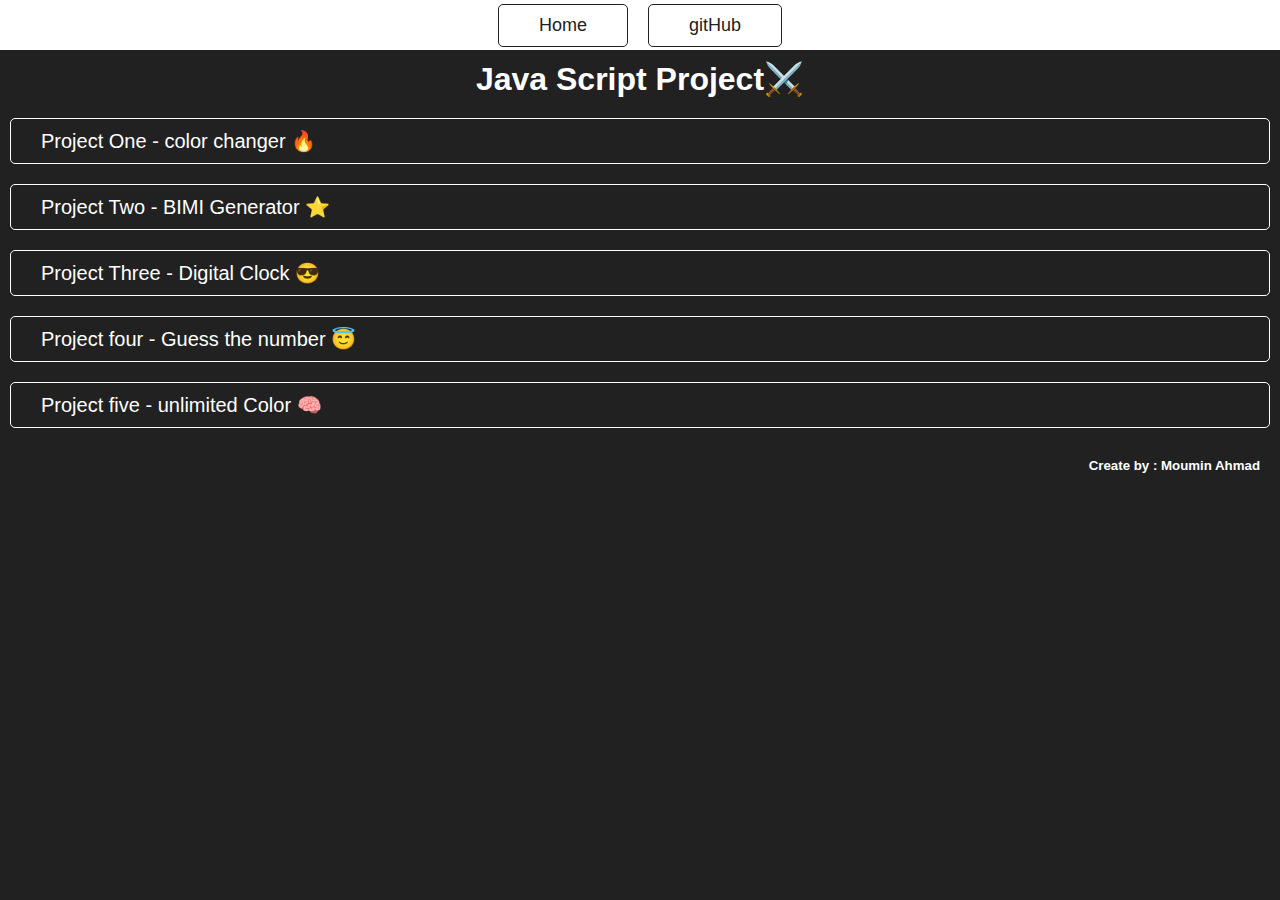
<file: 07_project/index.html>
<!DOCTYPE html>
<html lang="en">
<head>
    <meta charset="UTF-8">
    <meta name="viewport" content="width=device-width, initial-scale=1.0">
    <title>Project</title>
    <link rel="stylesheet" href="style.css">
</head>
<body>
    <div class="nav">
        <a href="index.html">Home</a>
        <a href="https://github.com/Moumin-pk" target="_blank">gitHub</a>
    </div>
    <div class="main">
        <h1>Java Script Project⚔️</h1>
        <div class="list">
            <a href="./color changer 🔥/index.html">Project One - color changer 🔥</a>
            <a href="./BIMI Generator ⭐/index.html"> Project Two - BIMI Generator ⭐</a>
            <a href="./Digital Clock 😎/index.html">Project Three - Digital Clock 😎</a>
            <a href="./Guess the Number 😎/index.html">Project four - Guess the number 😇</a>
            <a href="./unlimited Colors🧠/index.html">Project five - unlimited Color 🧠</a>
        </div>
    </div>
    <div class="owner">
        <h5>Create by : Moumin Ahmad</h5>
    </div>
</body>
</html>
</file>
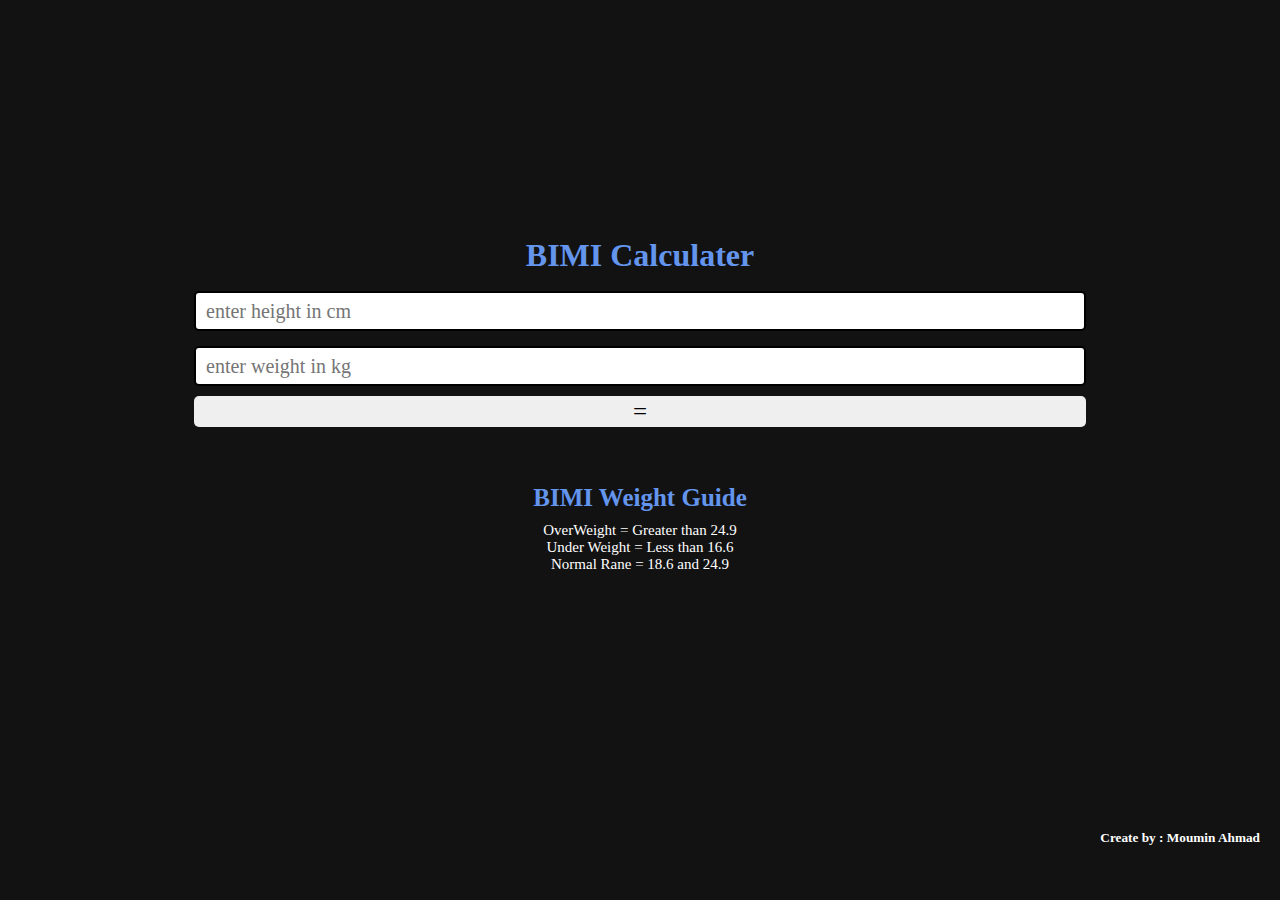
<file: 07_project/BIMI Generator ⭐/index.html>
<!DOCTYPE html>
<html lang="en">
<head>
    <meta charset="UTF-8">
    <meta name="viewport" content="width=device-width, initial-scale=1.0">
    <title>BIMI Generater</title>
    <link rel="stylesheet" href="style.css">
</head>
<body>
    <div class="box">
        <div class="container">
            <h1>BIMI Calculater</h1>
     <form>
        <div class="input">
                <input type="number" id="heigth" placeholder="enter height in cm" value="moumin"> 
                <input type="number" id="weight" placeholder="enter weight in kg">
        </div>
        <div class="btn">
            <button >=</button>
        </div>
    </form>

    <div class="output">
        <h1 id="res"></h1>
        <p id="guid-res"></p>
    </div>

            <div class="weight-guid">
                <h3>BIMI Weight Guide</h3>
                <p>OverWeight = Greater than 24.9</p>
                <p>Under Weight = Less than 16.6</p>
                <p>Normal Rane = 18.6 and 24.9</p>
            </div>
            
        </div>
    </div>
    <div class="owner">
        <h5>Create by : Moumin Ahmad</h5>
    </div>
</body>
<script src="index.js"></script>
</html>
</file>
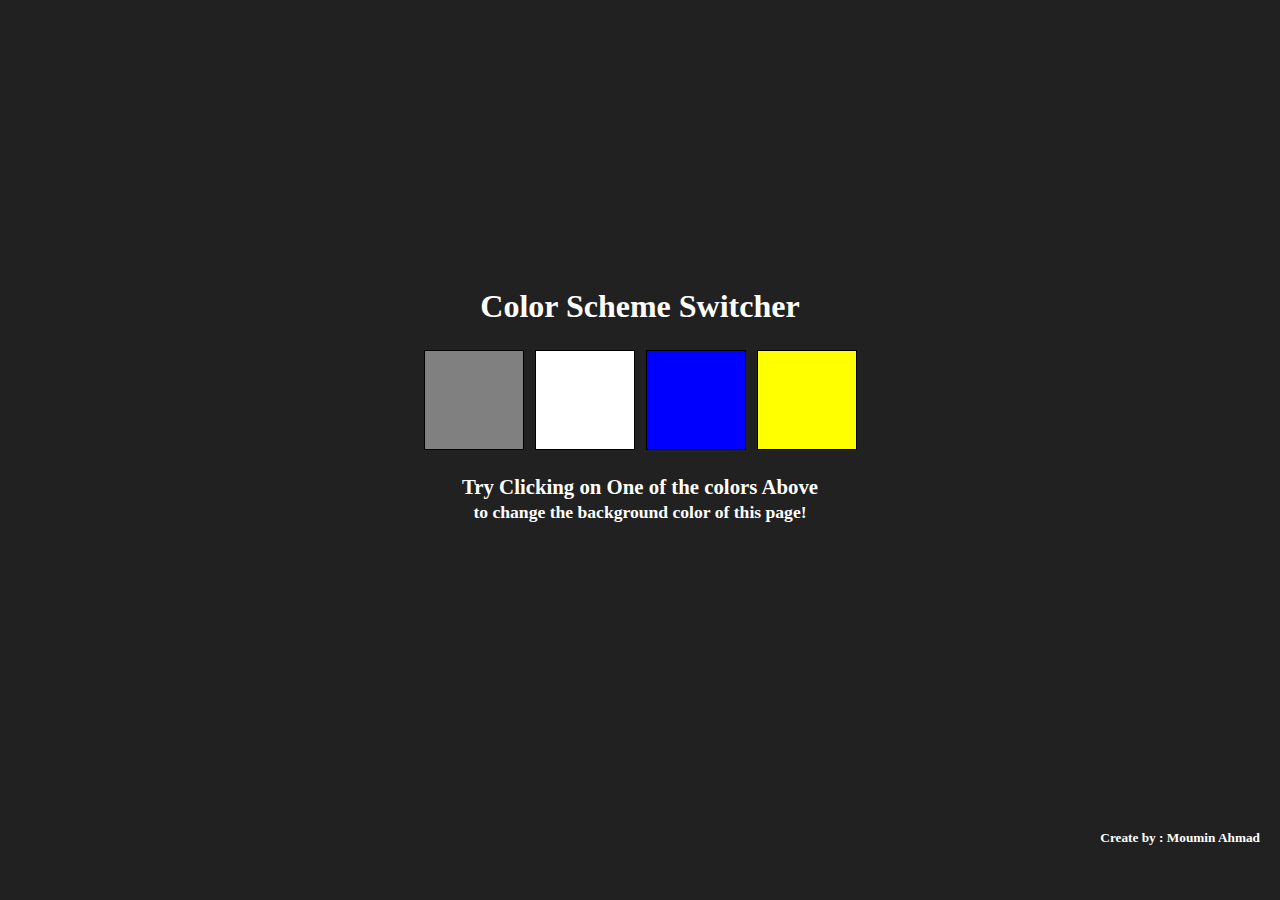
<file: 07_project/color changer 🔥/index.html>
<!DOCTYPE html>
<html lang="en">
<head>
    <meta charset="UTF-8">
    <meta name="viewport" content="width=device-width, initial-scale=1.0">
    <title>color Change</title>
    <link rel="stylesheet" href="style.css">
</head>
<body>
<div class="box">
<div class="container">
    <h1>Color Scheme Switcher</h1>
<div class="color-block">
    <span class="button" id="grey"></span>
    <span class="button" id="white"></span>
    <span class="button" id="blue"></span>
    <span class="button" id="yellow"></span>
</div>
    <h2>
        Try Clicking on One of the colors Above<br>
        <span>to change the background color of this page!</span>
    </h2>
</div>
</div>
<div class="owner">
    <h5>Create by : Moumin Ahmad</h5>
</div>
</body>
<script src="index.js"></script>
</html>
</file>
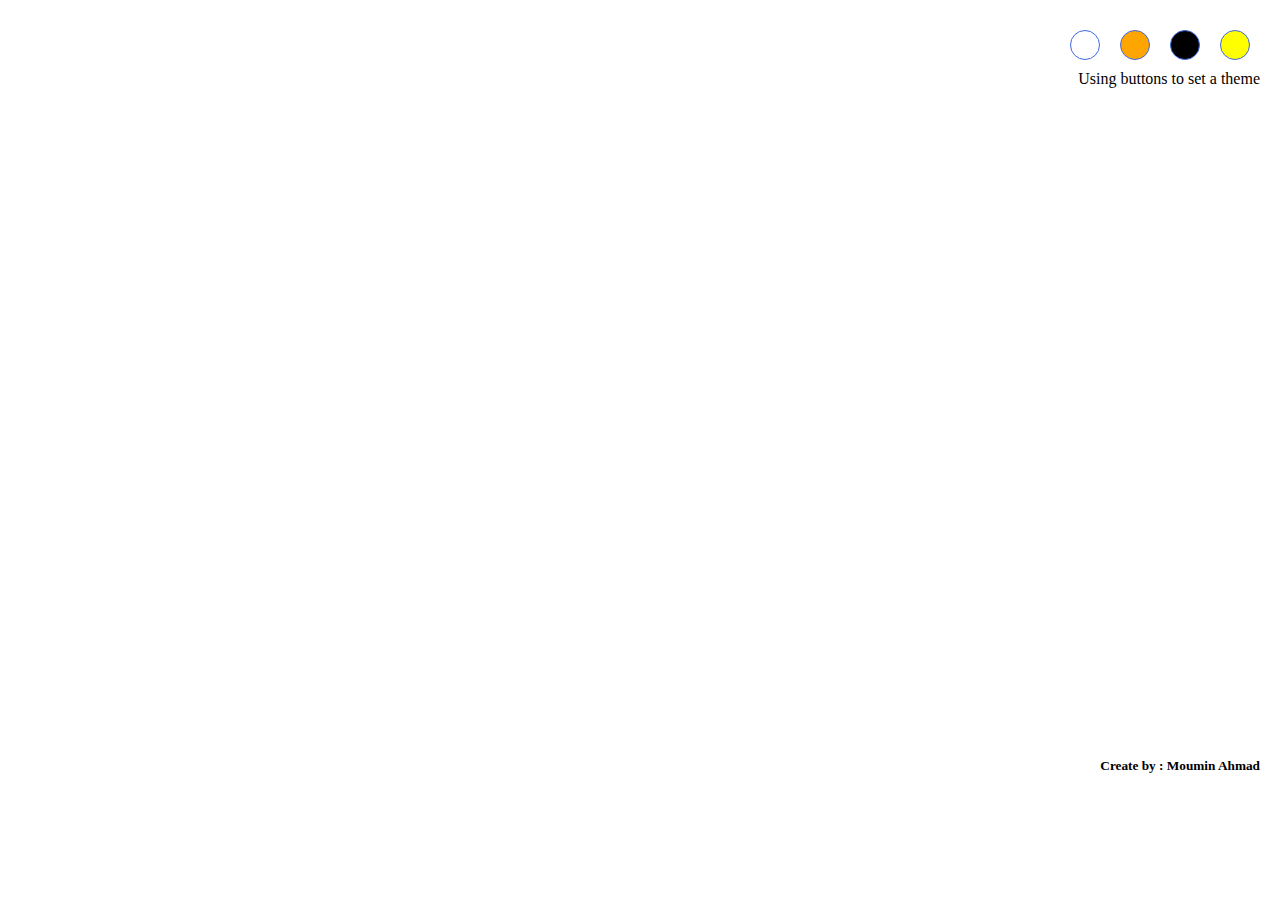
<file: 07_project/Digital Clock 😎/index.html>
<!DOCTYPE html>
<html lang="en">
<head>
    <meta charset="UTF-8">
    <meta name="viewport" content="width=device-width, initial-scale=1.0">
    <title>Digital Clockt</title>
    <link rel="stylesheet" href="style.css">
</head>
<body>
    
        <div class="container">
            <div class="theme-change">
                <div id="theme">
                <div class="theme white"></div>
                <div class="theme orange" ></div>
                <div class="theme dark"></div>
                <div class="theme yellow"></div>
                </div>
                <p>Using buttons to set a theme</p>
            </div>
        </div>

        <div class="time-box">
            <h1 id="date"></h1>
            <h3 id="standard"></h3>
        </div>
    <div class="owner">
        <h5>Create by : Moumin Ahmad</h5>
    </div>
</body>
<script src="index.js"></script>
</html>
</file>
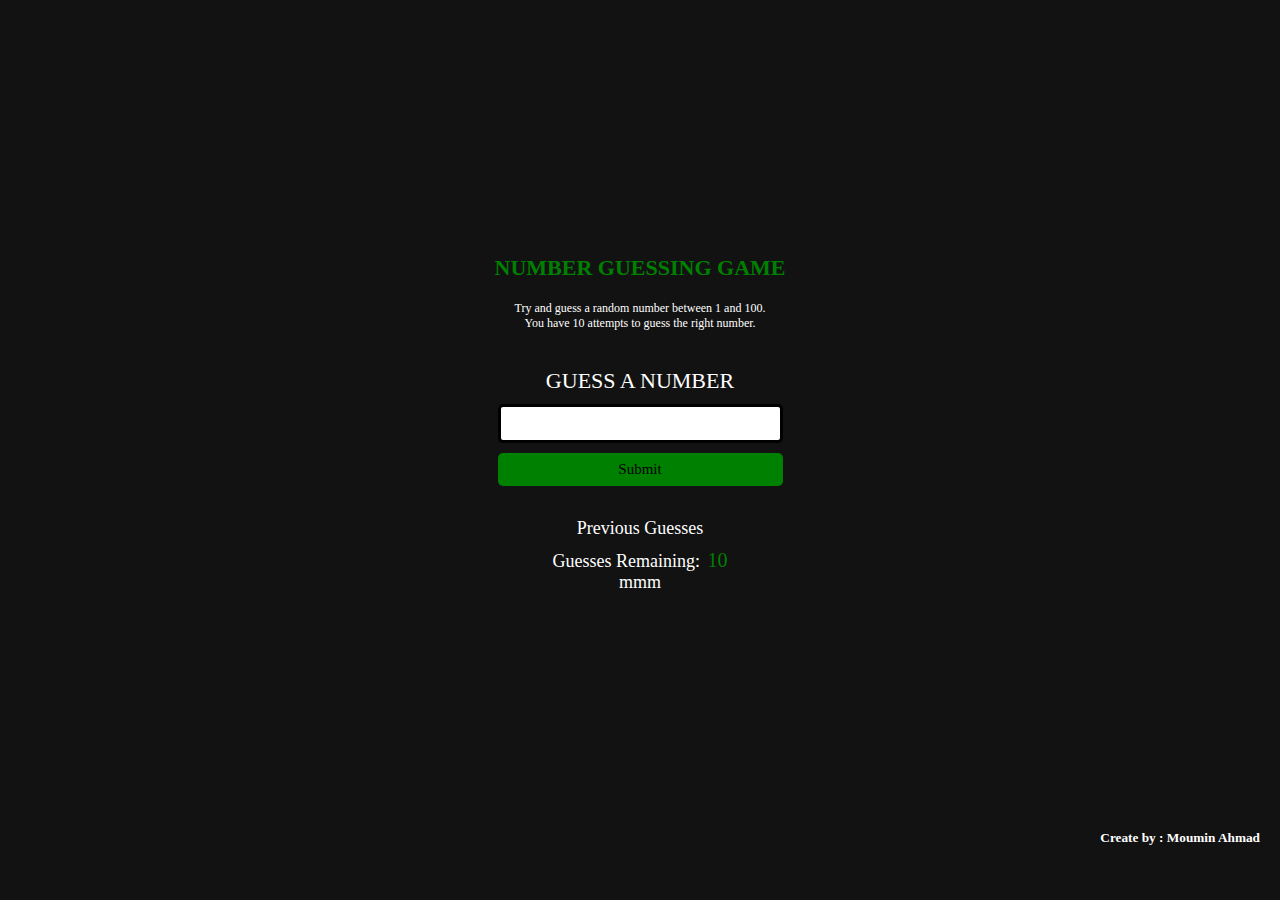
<file: 07_project/Guess the Number 😎/index.html>
<!DOCTYPE html>
<html lang="en">
<head>
    <meta charset="UTF-8">
    <meta name="viewport" content="width=device-width, initial-scale=1.0">
    <title>Guess the Numbert</title>
    <link rel="stylesheet" href="style.css">
</head>
<body>
    <div class="container">

        <div class="text-section">
        <h1>Number Guessing Game</h1>
        <p>Try and guess a random number between 1 and 100.</p>
        <p>You have 10 attempts to guess the right number.</p>
        </div>

        <form class="form">
            <div class="input">
                <label for="guessField" id="guess">Guess a Number</label>
                    <input type="text" id="guessField" class="guessField">
            </div>
            <div class="btn">
                <button type="submit" value="Submit guess" class="guessSubmit">Submit</button>
            </div>
        </form>

        <div class="resultParas">
            <p >Previous Guesses</p>
            
            <div class="prev-guess">
            </div>

            <p >Guesses Remaining: <span class="lastResult">10</span></p>
            <p class="lowOrHi">mmm</p>
        </div>
    </div>
    <div class="owner">
        <h5>Create by : Moumin Ahmad</h5>
    </div>
</body>
<script src="index.js"></script>
</html>
</file>
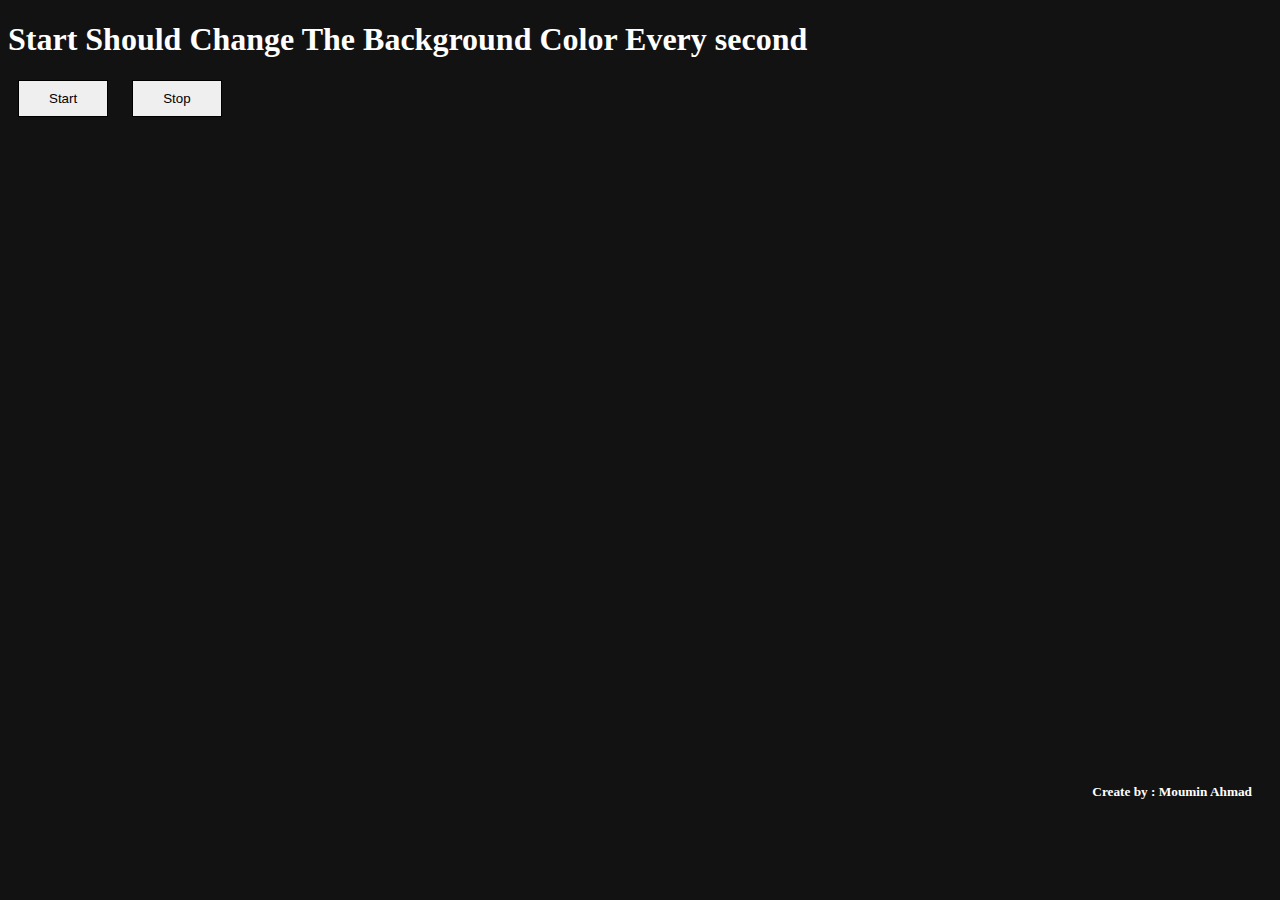
<file: 07_project/unlimited Colors🧠/index.html>
<!DOCTYPE html>
<html lang="en">
<head>
    <meta charset="UTF-8">
    <meta name="viewport" content="width=device-width, initial-scale=1.0">
    <title>Unlimited Colors🧠</title>
    <style>
        body{
            background-color: #121212;
            font-family: General Sans;
            color: #fff;
        }
        .box{
            width: 100%;
            height: 80vh;
        }   
        button{
            padding: 10px 30px;
            margin: 0px 10px;
            border: 1px solid;
            transition: .4s;
        }
        button:hover{
            background-color: #121212;
            border-color: #fff;
            color: #fff;
        }
        .owner{
    float: right;
     margin: 20px;
 }

    </style>
</head>
<body>
    <div class="box">
    <h1>Start Should Change The Background Color Every second</h1>
    <button id="start">Start</button>
    <button id="stop">Stop</button>
    </div>
    <div class="owner">
        <h5>Create by : Moumin Ahmad</h5>
    </div>
</body>
<script>
    const start = document.querySelector('#start');
    const Stop = document.querySelector('#stop');
    let colorchange;

    // generate ramdom color
    const randomcolor = function(){
        const hex = '0123456789ABCDEF';
        let color = '#'
        for(let i = 0; i<6; i++){
            color += hex[Math.floor(Math.random() * 16)]
        }
        return color;
        //console.log(color);
    };

    const startcolorchange = function(){
        if(!colorchange){
        colorchange = setInterval(()=>{
            document.body.style.backgroundColor = randomcolor();
        },1000)
    }
    }
    const stopcolorchange = function(){
        clearInterval(colorchange)
        colorchange = null; // so its use for free memory
    }

    start.addEventListener('click',startcolorchange);
    Stop.addEventListener('click',stopcolorchange);

    console.log(randomcolor());
    //console.log(Math.floor(Math.random() * 16) );
</script>
</html>
</file>
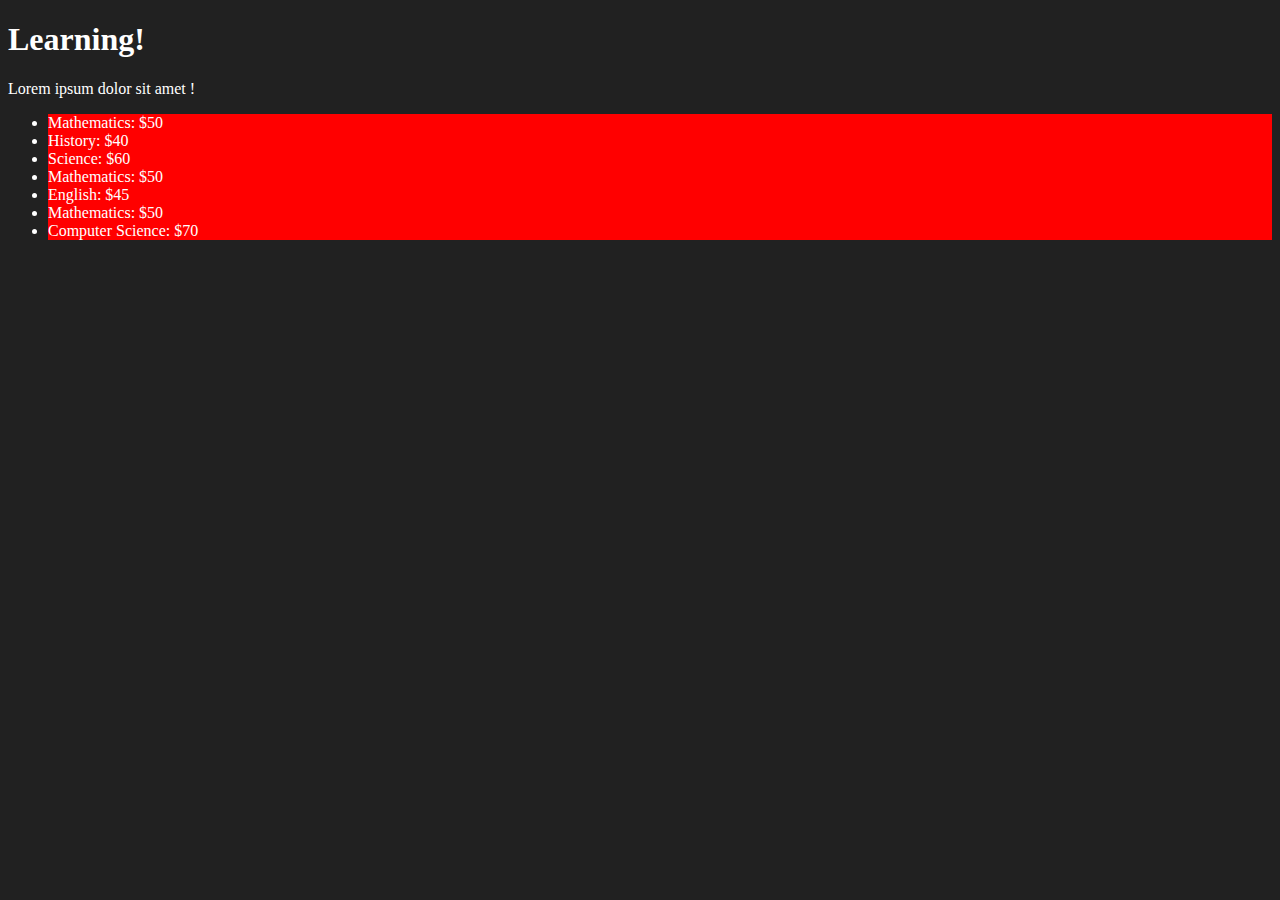
<file: 06_dom/01_dom.html>
<!DOCTYPE html>
<html lang="en">
<head>
    <meta charset="UTF-8">
    <meta name="viewport" content="width=device-width, initial-scale=1.0">
    <title>Dom learning</title>
    <style>
        .bg-black{
            background-color: #212121;
            color: #fff;
        }
    </style>
</head>
<body class="bg-black">
    <div >
        <h1 id="title" class="headin">Dom Learning</h1>
        <p>Lorem ipsum dolor sit amet <span style="display: none;">Moumin-Ahmad</span> !</p>
    </div>
    <ul>
        <li class="item-list">Mathematics: $50</li>
        <li class="item-list">History: $40</li>
        <li class="item-list">Science: $60</li>
        <li class="item-list">Mathematics: $50</li>
        <li class="item-list">English: $45</li>
        <li class="item-list">Mathematics: $50</li>
        <li class="item-list">Computer Science: $70</li>
    </ul>
</body>
<script>
    document.getElementById('title').innerHTML = 'Learning!'

    // different in 1 => .innerHTML 2 => .innerText 3 => TextContent
    
    // querryselector
    const text = document.querySelector('p');
    console.log(text.innerHTML); // dispaly html tags  
    console.log(text.innerText); // display none content not show
    console.log(text.textContent); // display content none show

    // document.querySelector('li').style.color = 'red';

    // queryselectAll => is use for all

    const elem = document.querySelectorAll('li');
  
   elem.forEach((elem) => elem.style.backgroundColor = ' grey' )

   // html collection to convert Array 
   // so html collection not support for each or map function etc

   const templist = document.getElementsByClassName('item-list')

   console.log(templist);
   const templist1 = Array.from(templist)
   templist1.map((elem) => elem.style.backgroundColor = 'red')

</script>
</html>
</file>
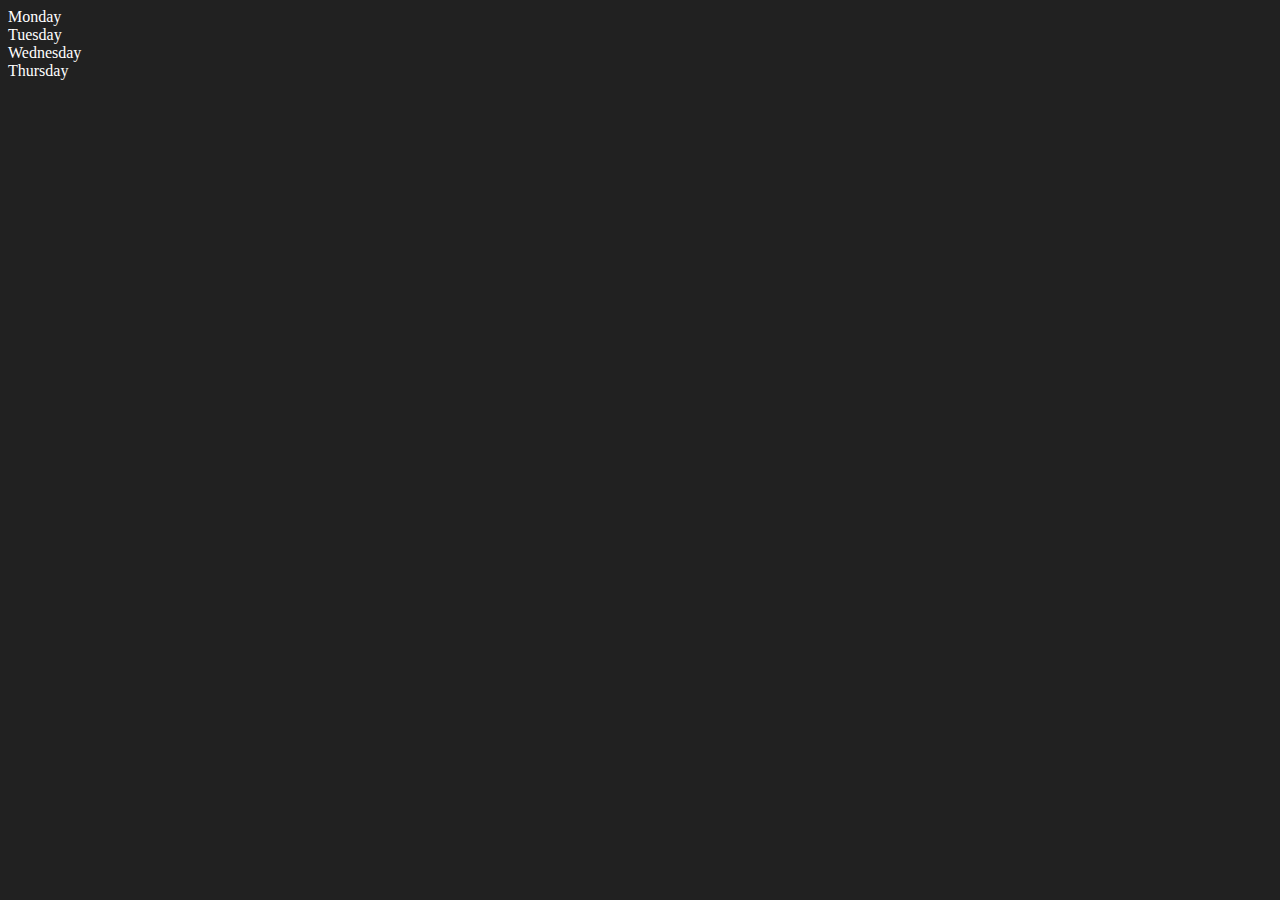
<file: 06_dom/02_dom.html>
<!DOCTYPE html>
<html lang="en">
<head>
    <meta charset="UTF-8">
    <meta name="viewport" content="width=device-width, initial-scale=1.0">
    <title>Dom</title>
    <style>
        body{
            background-color: #212121;
            color: #fff;
        }
    </style>
</head>
<body>
    <div class="parent">
        <div class="day">Monday</div>
        <div class="day">Tuesday</div>
        <div class="day">Wednesday</div>
        <div class="day">Thursday</div>
    </div>
</body>
<script>
    const parent = document.querySelector('.parent');
    console.log(parent);
    console.log(parent.children);
    console.log(parent.children[1].innerText);

    // for(let i = 0; i <= parent.children.length; i++){
    // console.log(parent.children[i].innerHTML);
    // parent.children[1].style.color = 'red';
    // }

    // first/last => Element
    console.log(parent.firstElementChild);
    console.log(parent.lastElementChild);
    
    // track
    const day = document.querySelector('.day');
    console.log(day);
    console.log(day.parentElement);
    console.log(day.nextSibling);

   
</script>
</html>
</file>
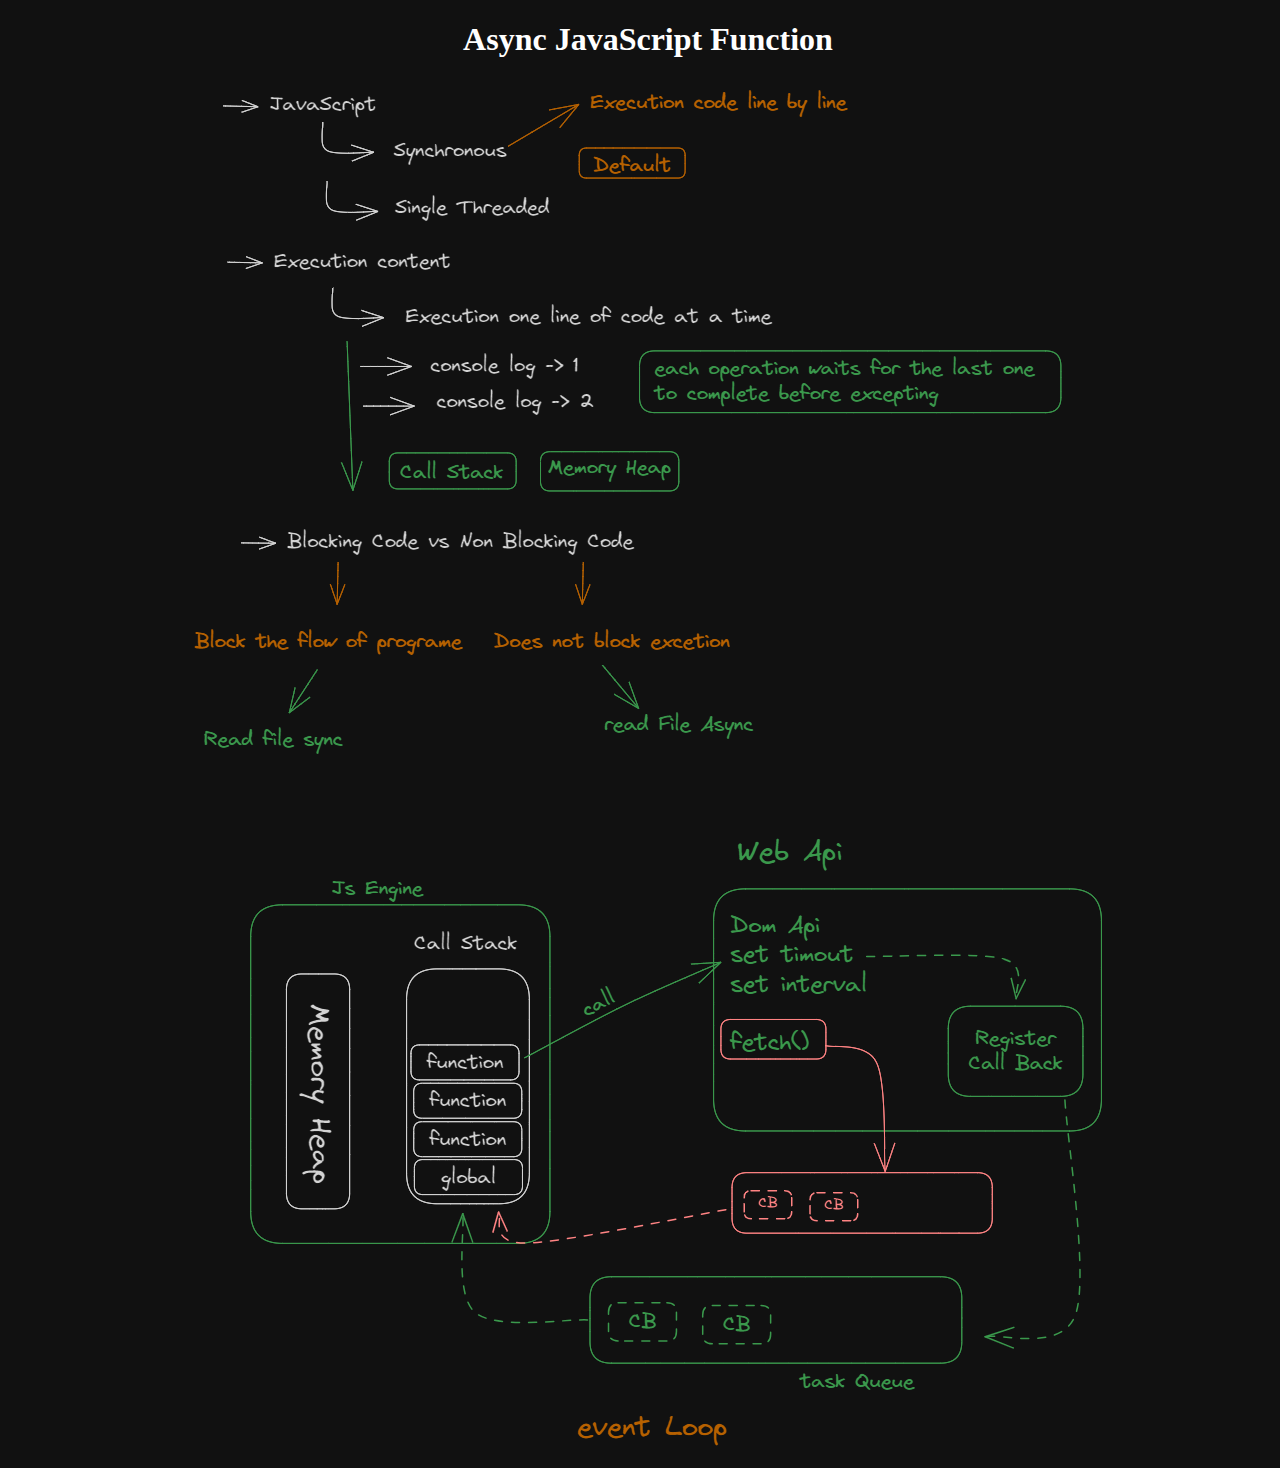
<file: 08_events/02_asyn.html>
<!DOCTYPE html>
<html lang="en">
<head>
    <meta charset="UTF-8">
    <meta name="viewport" content="width=device-width, initial-scale=1.0">
    <title>Async </title>
    <style>
        body{
            width: 100%;
           text-align: center;
           background-color: #111111;
           color: #fff;
        }
    </style>
</head>
<body>
    <div class="nav">
        <h1>Async JavaScript Function</h1>
    </div>
    <img src="./notes.png" alt="" srcset="" >
</body>
</html>
</file>
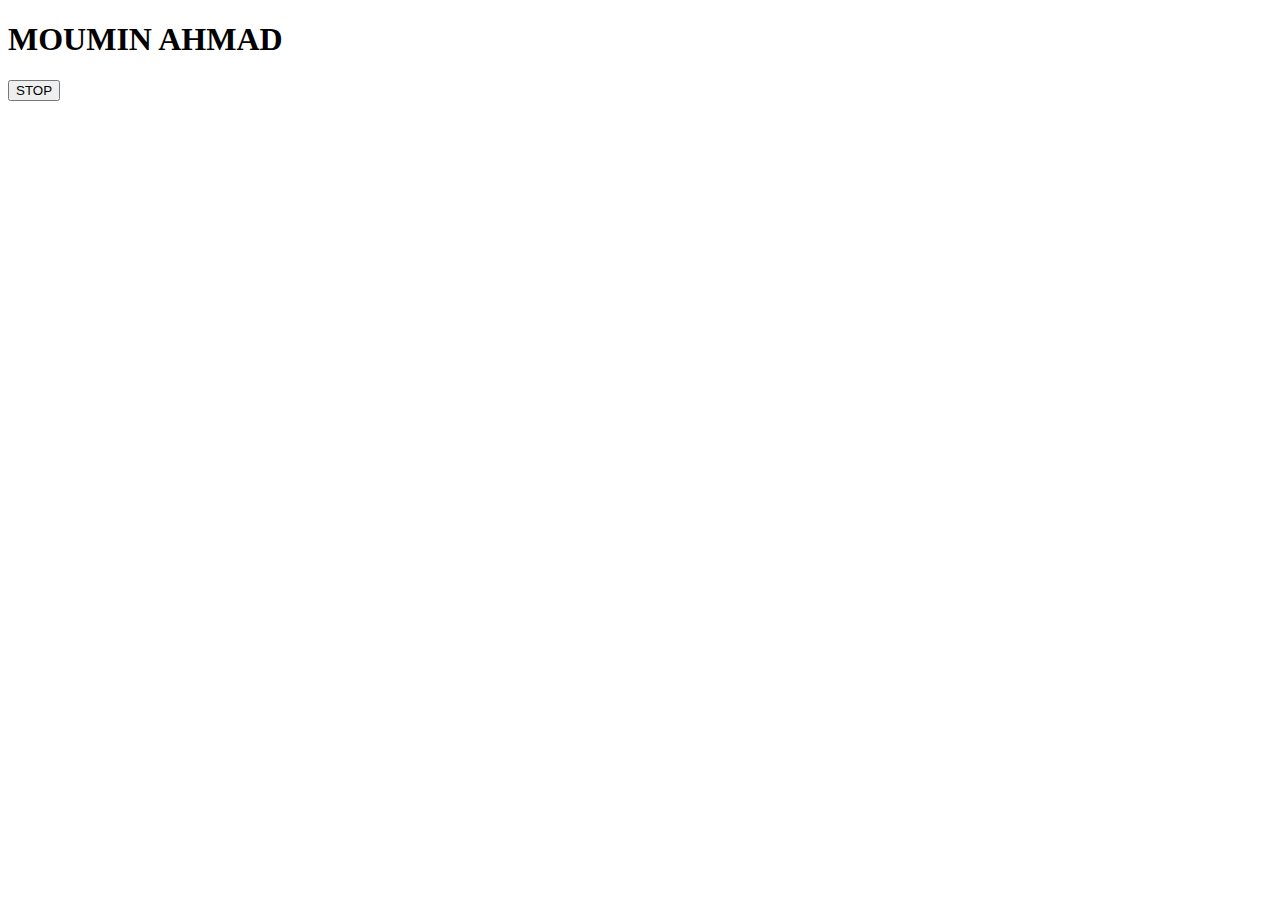
<file: 08_events/03Asyn-project.html>
<!DOCTYPE html>
<html lang="en">
<head>
    <meta charset="UTF-8">
    <meta name="viewport" content="width=device-width, initial-scale=1.0">
    <title>Document</title>
</head>
<body>
    <h1>MOUMIN AHMAD</h1>
    <button id="stop">STOP</button>
</body>
<script>
    // => 1
    setTimeout(() => {
        console.log('Moumin');
    },2000)

    // =>  2 Refrence
    const setTime = function(){
        console.log(`Hello Moumin`);
    } 
    setTimeout(setTime , 3000)
    const nameChange = () => {
    document.querySelector('h1').innerHTML = 'Hello! MOUMIN AHMAD😅';
    }
    const set = setInterval(nameChange,2000)
    
    // click the button stop to change text
    const Stop = document.querySelector('#stop')
    Stop.addEventListener('click', (elem) =>  {
         clearInterval(set)
    })
    
</script>
</html>
</file>
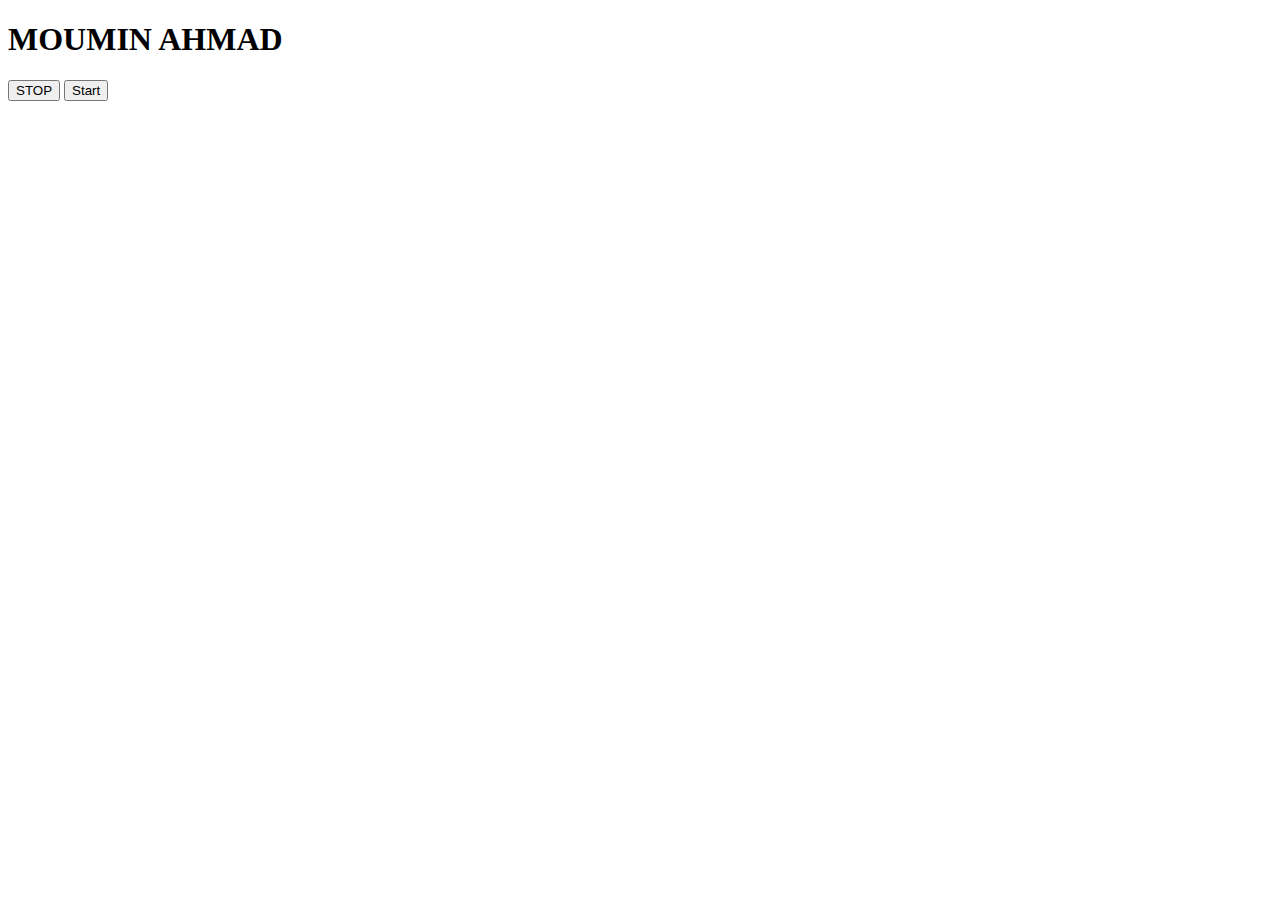
<file: 08_events/04_.html>
<!DOCTYPE html>
<html lang="en">
<head>
    <meta charset="UTF-8">
    <meta name="viewport" content="width=device-width, initial-scale=1.0">
    <title>Document</title>
</head>
<body>
    <h1>MOUMIN AHMAD</h1>
    <button id="stop">STOP</button>
    <button id="start">Start</button>
    <ul>
    </ul>

</body>
<script>
const Stop = document.querySelector('#stop')
const Start = document.querySelector('#start')
let inter;
const startinter = function(){
 inter = setInterval(()=>{
console.log('MOUMIN');
},1000)
}

const stopinter = function(){
    clearInterval(inter)
}

Start.addEventListener('click',startinter)
Stop.addEventListener('click',stopinter)

</script>
</html>
</file>
<file: 07_project/style.css>
*{
    padding: 0;
    margin: 0;
    box-sizing: border-box;
    font-family: Arial;
}

body{
    background-color: #212121;
    color: #fff;
}
.nav{
    width: 100%;
    height: 50px;
    background-color: #fff;
    display: flex;
    align-items: center;
    justify-content: center;
}
.nav a{
    padding: 10px 40px;
    margin: 10px;
    border: 1px solid #212121;
    border-radius: 5px;
    outline: none;
    font-size: 18px;
    color: #212121;
    text-decoration: none;
    transition: .5s;
}
.nav a:hover{
    background-color: #212121;
    color: #fff;
}


h1{
    text-align: center;
    margin:10px 0px;
}

.list{
    display: flex;
    flex-direction: column;
}
.list a{
    padding: 10px;
    border: 1px solid #fff;
    margin: 10px;
    border-radius: 5px;
    text-decoration: none;
    font-size: 20px;
    padding-left: 30px;
    color: #fff;
    transition: .5s;
}


.list a:hover{
    background-color: #fff;
    color: #212121;
}
.owner{
    float: right;
     margin: 20px;
 }
</file>
<file: 07_project/BIMI Generator ⭐/style.css>
*{
    padding: 0;
    margin: 0;
    box-sizing: border-box;
    font-family: General Sans;
}
html ,body{
    width: 100%;
    height: 100%;
}
body{
    background-color: #121212;
    color: #fff;
}
.box{
    display: flex;
    align-items: center;
    justify-content: center;
}
.container{
    width: 100%;
    height: 90vh;
    display: flex;
    flex-direction: column;
    align-items: center;
    justify-content: center;
}
.container h1{
    text-align: center;
    color: cornflowerblue;
    font-weight: 900;
}
form{
    width: 70%;
    height: 150px;
    display: flex;
    flex-direction: column;
    align-items: center;
    justify-content: center;
    /* background-color: aquamarine; */
    padding: 2px;
    margin: 10px;
}
.input{
    width: 100%;
    display: flex;
    flex-direction: column;
    gap: 5px;
}
.input input{
    width: 100%;
    height: 40px;
    margin: 5px 0px;
    border-radius: 5px;
    padding: 10px;
    outline: none;
    border:2px solid;
    font-size: 20px;
}
.input input:focus{
    border-color: cornflowerblue;
}
.btn{
    width: 100%;
    height: 40px;
    margin: 5px;
}
.btn button{
    width: 100%;
    height: 100%;
    border-radius: 5px;
    outline: none;
    border: none;
    font-size: 25px;
    transition: .3s;
    
}
.btn button:hover{
   background-color: cornflowerblue;    
}
.weight-guid{
    display: flex;
    flex-direction: column;
    align-items: center;
    justify-content: center;
    margin-top: 30px;
}
.weight-guid h3{
    color: cornflowerblue;
    margin-bottom: 10px;
    font-size: 25px;
}
.weight-guid p{
    font-size: 15px;
}
.owner{
    float: right;
     margin: 20px;
 }
 .output h1{
    margin-top: 10px;
    color: chocolate;
 }
 .output p{
    font-size: 20px;
    font-weight: 300;
    text-align: center;
 }
</file>
<file: 07_project/color changer 🔥/style.css>
*{
    margin: 0;
    padding: 0;
    box-sizing: border-box;
    font-family: General Sans;
}
html ,body{
width: 100%;
height: 100%;
background-color: #212121;
color: #fff;
}
.box{
display: flex;
align-items: center;
justify-content: center;
}
.container{
    width: 90%;
    height: 90vh;
    display: flex;
    flex-direction: column;
    align-items: center;
    justify-content: center;
}
.color-block{
    display: flex;
    align-items: center;
    justify-content: center;
    gap: 1px;
    margin: 20px;
}

.button{
    width: 100px;
    height: 100px;
    border: 1px solid black;
    margin: 5px;
}
#grey{
    background-color: grey;
}
#white{
    background-color: #fff;
}
#blue{
    background-color: blue;
}
#yellow{
    background-color: yellow;
}

h2{
    text-align: center;
    font-size: 1.3rem;
}
h2 span{
font-size: 1.1rem;
}
.owner{
   float: right;
    margin: 20px;
}
</file>
<file: 07_project/Digital Clock 😎/style.css>
*{
    padding: 0;
    margin: 0;
    box-sizing: border-box;
    font-family: General Sans;
}
html ,body{
    width: 100%;
    height: 100%;
}
body{
    background-color: #fff;
    color: black;
}
#theme{
    display: flex;
}
.theme-change{
    display: flex;
    flex-direction: column;
    align-items: end;
    justify-content: center;
    margin: 20px;
}

.theme{
    width: 30px;
    height: 30px;
    background-color: wheat;
    margin: 10px;
    border-radius: 50%;
    /* outline: none; */
    border: 1px solid royalblue;
   
}
.yellow{
    background-color: yellow;
}
.dark{
    background-color: black;
}
.white{
    background-color: #fff;
}
.orange{
    background-color: orange;
}

.time-box{
    width: 100%;
    height : 70vh;
    display: flex;
    align-items: center;
    justify-content: center;
}
.time-box h1{
    font-size: 10vw;
    font-weight: bold;
    text-shadow: 5px -5px 5px gray;
}

.owner{
    float: right;
     margin: 20px;
 }
</file>
<file: 07_project/Guess the Number 😎/style.css>
*{
    padding: 0;
    margin: 0;
    box-sizing: border-box;
    font-family: General Sans;
}
html ,body{
    width: 100%;
    height: 100%;
}
body{
    background-color: #121212;
    color: #fff;
}
.container{
    width: 100%;
    height: 90vh;
    display: flex;
    flex-direction: column;
    align-items: center;
    justify-content: center;
}
.text-section{
    width: 100%;
    height: 150px;
    display: flex;
    flex-direction: column;
    align-items: center;
    justify-content: center;
    /* background-color: aqua; */
}
.text-section h1{
    font-size: 22px;
    font-weight: 800;
    text-transform: uppercase;
    margin-bottom: 20px;
    color: green;
}
.text-section p{
    font-size: 12px;
}

.form{
    width: 300px;
    height: 150px;
    display: flex;
    align-items: center;
    flex-direction: column;
    /* background-color: aquamarine; */
    text-align: center;
}
.form input{
    width: 95%;
    padding :8px;
    margin: 5px;
    margin: 10px 0px;
    border-radius: 5px;
    font-size: 15px;
    border: 3px solid ;
    outline: none;
}
.form input:focus{
    border-color: green;
}
.input label{
    text-transform: uppercase;
    font-size: 22px;
    font-weight: 500;
}
form .btn{
    width: 100%;
    display: flex;
    align-items: center;
    justify-content: center;
}
button{
    width: 95%;
    padding: 8px;
    background-color: green;
    border-radius: 5px;
    outline: none;
    border: none;
    font-size: 15px;
    font-weight: 500;
    transition: .4s;
}
button:hover{
    /* background-color: #fff; */
    color: #fff;
}
.resultParas{
    width: 100%;
    display: flex;
    flex-direction: column;
    align-items: center;
    justify-content: center;
}
.resultParas p{
    font-size: 18px;
    font-weight: 400;
}
.resultParas .lastResult,.guesses{
    color: green;
    font-size: 20px;
    font-weight: 500;
    margin-left: 3px;
}
.guesses{
    padding: 3px;
    background-color: green;
    color: #fff;
    border-radius: 10px;
    margin:;
}
.prev-guess{
    width: 50%;
    display: flex;
    align-items: center;
    justify-content: center;
    margin: 5px 0px;
}
.prev-guess div{
    padding: 2px 5px;
    text-align: center;
    background-color: green;
    margin-right: 5px;
    border-radius: 5px;
}
.owner{
    float: right;
     margin: 20px;
 }
</file>
